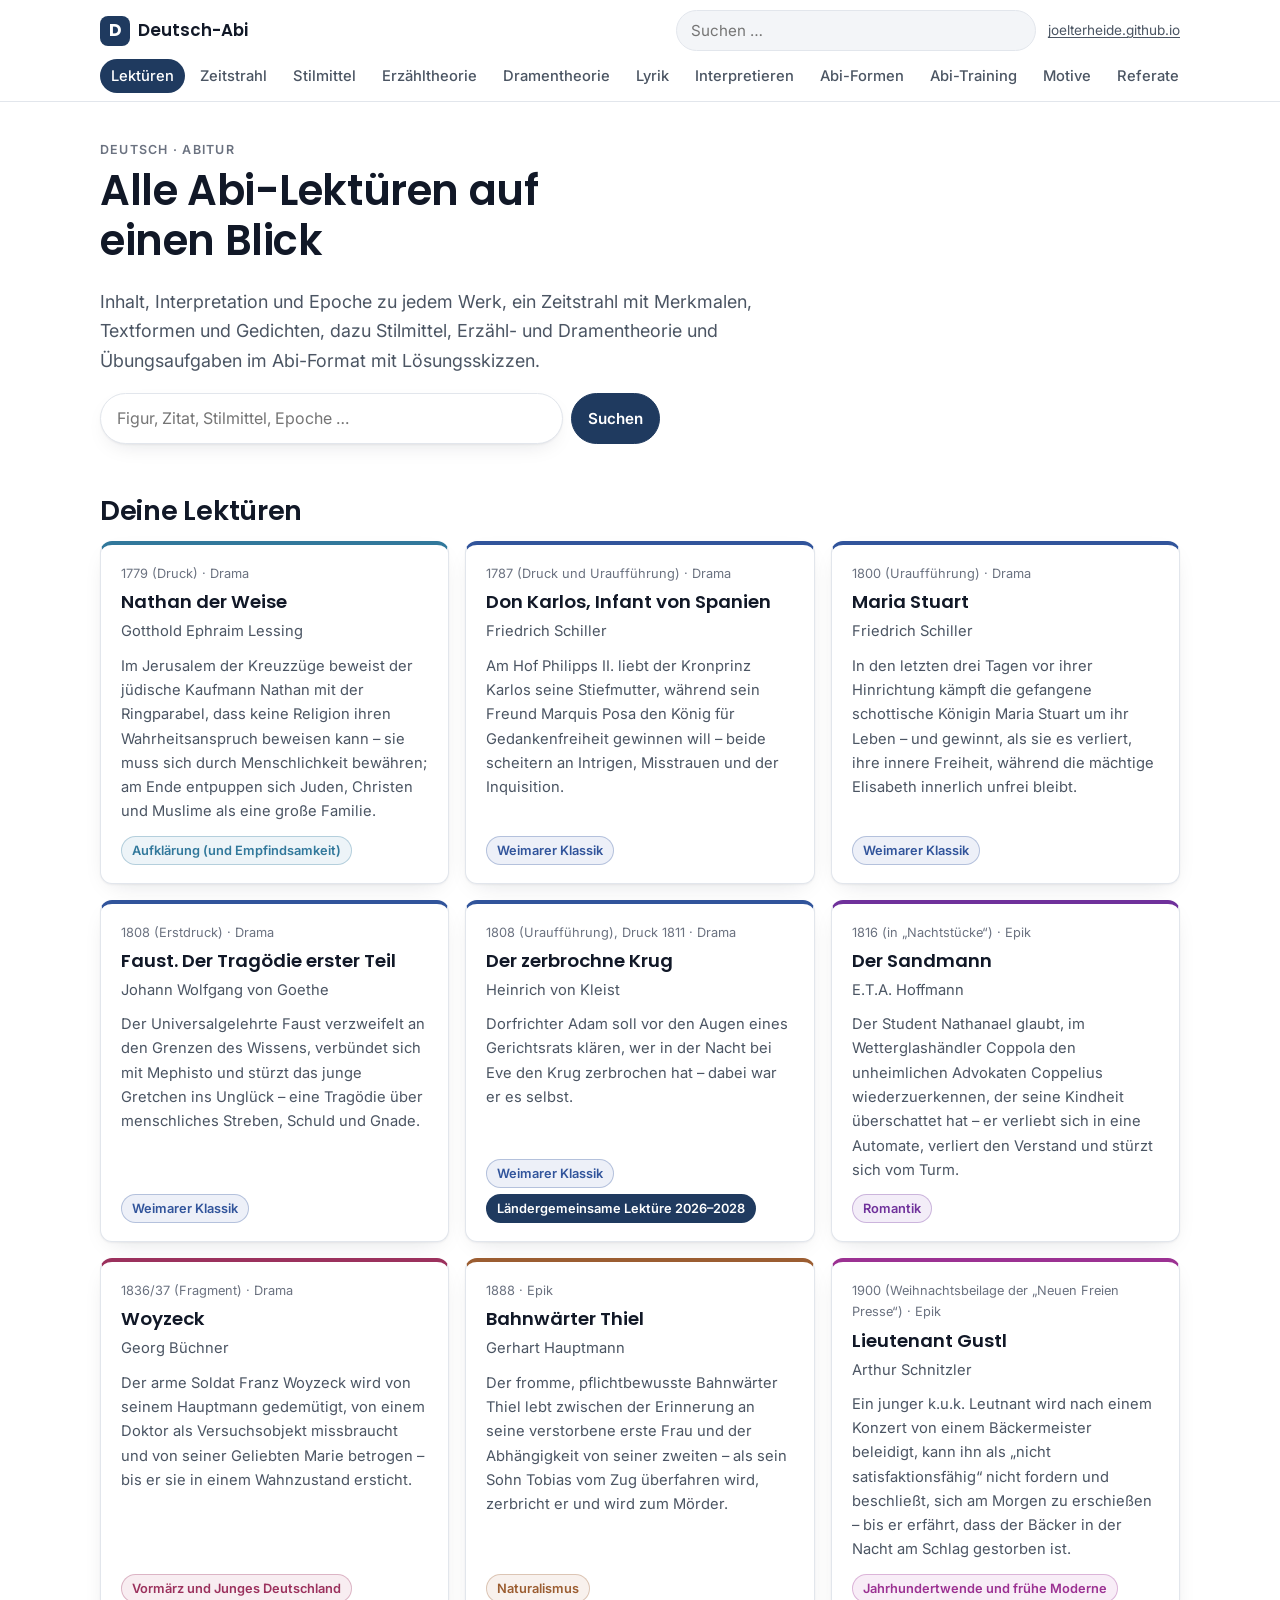
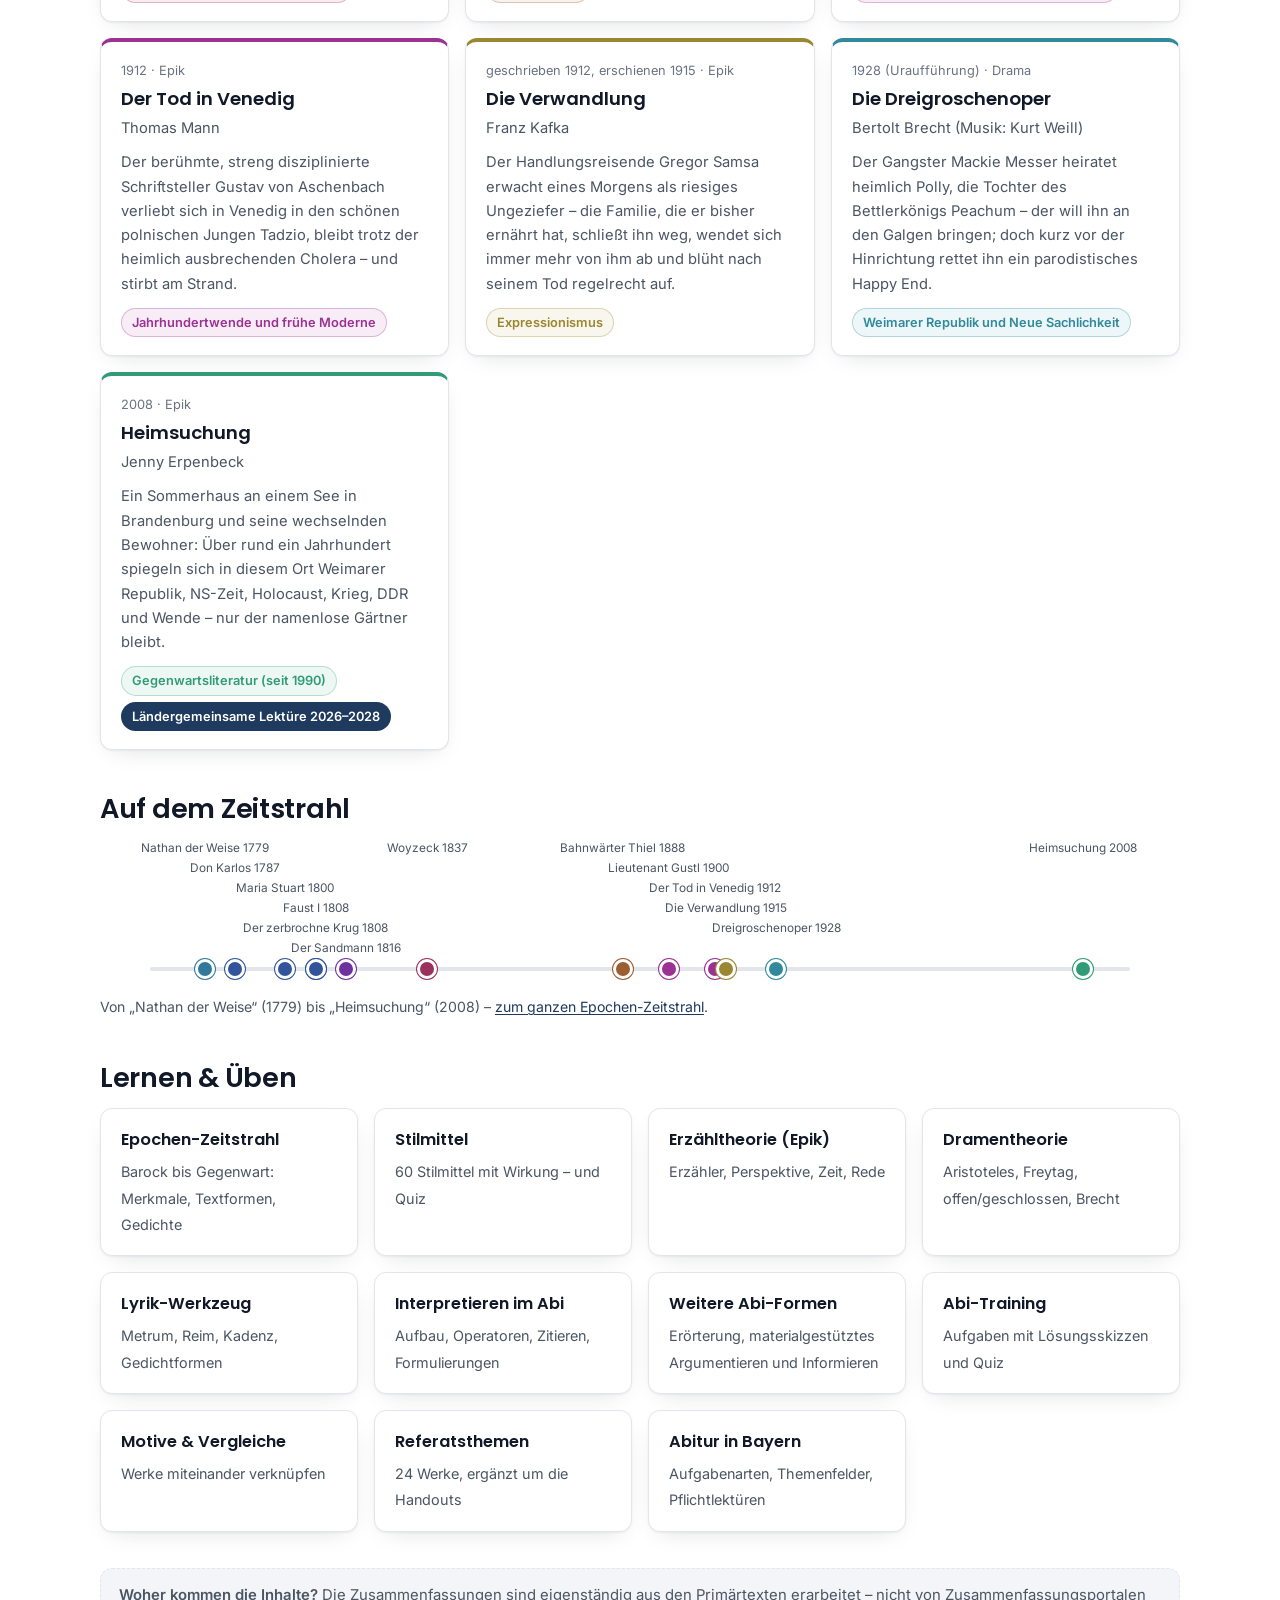
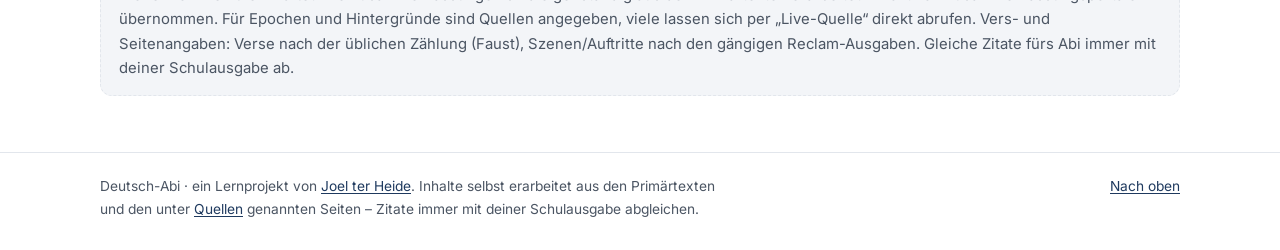
<file: index.html>
<!doctype html>
<html lang="de">
<head>
  <meta charset="utf-8">
  <meta name="viewport" content="width=device-width, initial-scale=1">
  <title>Deutsch-Abi – Literatur im Überblick</title>
  <meta name="description" content="Alle Abi-Lektüren im Überblick: Inhalt, Interpretation, Epochen-Zeitstrahl mit Merkmalen und Gedichten, Stilmittel, Erzähl- und Dramentheorie und Abitur-Übungen mit Lösungen.">
  <meta name="color-scheme" content="light dark">
  <meta name="theme-color" content="#1f3a5f">
  <link rel="icon" href="data:image/svg+xml,%3Csvg xmlns='http://www.w3.org/2000/svg' viewBox='0 0 32 32'%3E%3Crect width='32' height='32' rx='8' fill='%231f3a5f'/%3E%3Cpath d='M9 8h9a5 5 0 0 1 5 5v11H14a5 5 0 0 1-5-5z' fill='none' stroke='white' stroke-width='2.4' stroke-linejoin='round'/%3E%3Cpath d='M13 13h6M13 17h6' stroke='white' stroke-width='2.2' stroke-linecap='round'/%3E%3C/svg%3E">
  <link rel="preconnect" href="https://fonts.googleapis.com">
  <link rel="preconnect" href="https://fonts.gstatic.com" crossorigin>
  <link href="https://fonts.googleapis.com/css2?family=Poppins:wght@500;600;700&family=Inter:wght@400;500;600&display=swap" rel="stylesheet">
  <link rel="stylesheet" href="style.css">
  <script type="module" src="app.js"></script>
</head>
<body>
  <a class="skip" href="#main">Zum Inhalt</a>
  <header class="topbar">
    <div class="topbar__inner">
      <a class="brand" href="#/" aria-label="Deutsch-Abi Startseite">
        <span class="brand__mark" aria-hidden="true">D</span>
        <span class="brand__text">Deutsch-Abi</span>
      </a>
      <form class="topsearch" id="topsearch" role="search">
        <label class="visually-hidden" for="topsearch-input">Suchen</label>
        <input id="topsearch-input" type="search" name="q" placeholder="Suchen …" autocomplete="off">
      </form>
      <a class="home-link" href="../">joelterheide.github.io</a>
    </div>
    <nav class="mainnav" aria-label="Bereiche">
      <a href="#/" data-nav="start">Lektüren</a>
      <a href="#/zeitstrahl" data-nav="zeitstrahl">Zeitstrahl</a>
      <a href="#/stilmittel" data-nav="stilmittel">Stilmittel</a>
      <a href="#/erzaehltheorie" data-nav="erzaehltheorie">Erzähltheorie</a>
      <a href="#/dramentheorie" data-nav="dramentheorie">Dramentheorie</a>
      <a href="#/lyrik" data-nav="lyrik">Lyrik</a>
      <a href="#/methode" data-nav="methode">Interpretieren</a>
      <a href="#/abiformen" data-nav="abiformen">Abi-Formen</a>
      <a href="#/training" data-nav="training">Abi-Training</a>
      <a href="#/motive" data-nav="motive">Motive</a>
      <a href="#/referate" data-nav="referate">Referate</a>
      <a href="#/abitur" data-nav="abitur">Abi Bayern</a>
      <a href="#/quellen" data-nav="quellen">Quellen</a>
    </nav>
  </header>

  <main id="main" tabindex="-1">
    <noscript><p class="wrap">Diese Seite braucht JavaScript.</p></noscript>
  </main>

  <footer class="footer">
    <div class="wrap footer__inner">
      <p>Deutsch-Abi · ein Lernprojekt von <a href="../">Joel ter Heide</a>. Inhalte selbst erarbeitet aus den Primärtexten und den unter <a href="#/quellen">Quellen</a> genannten Seiten – Zitate immer mit deiner Schulausgabe abgleichen.</p>
      <a href="#top" id="to-top">Nach oben</a>
    </div>
  </footer>
</body>
</html>
</file>
<file: style.css>
/* ---------- Tokens ---------- */
:root {
  --bg: #ffffff;
  --bg-2: #f3f5f8;
  --surface: #ffffff;
  --ink: #111827;
  --ink-soft: #4b5563;
  --ink-faint: #6b7280;
  --line: #e2e6ec;
  --accent: #1f3a5f;
  --accent-ink: #ffffff;
  --accent-soft: #e8eef6;
  --good: #11704c;
  --good-soft: #e3f3ec;
  --bad: #a3361c;
  --bad-soft: #fbece7;
  --mark: #fff1a8;
  --radius: 12px;
  --shadow: 0 1px 2px rgba(17, 24, 39, .05), 0 8px 24px -12px rgba(17, 24, 39, .18);
  --serif-text: "Iowan Old Style", "Palatino Linotype", Palatino, "Book Antiqua", Georgia, serif;
  --display: "Poppins", "Inter", system-ui, sans-serif;
  --sans: "Inter", system-ui, -apple-system, "Segoe UI", Roboto, sans-serif;
  --ep-s: 52%;
  --ep-l: 40%;
  --ep-soft-l: 95%;
  color-scheme: light;
}

@media (prefers-color-scheme: dark) {
  :root {
    --bg: #0d1117;
    --bg-2: #141a23;
    --surface: #161c26;
    --ink: #e8edf3;
    --ink-soft: #a7b1bf;
    --ink-faint: #8792a2;
    --line: #273040;
    --accent: #9db8e0;
    --accent-ink: #0d1117;
    --accent-soft: #1c2738;
    --good: #5fd3a2;
    --good-soft: #12301f;
    --bad: #f39a7f;
    --bad-soft: #3a1a12;
    --mark: #5a4a00;
    --shadow: 0 1px 2px rgba(0, 0, 0, .4), 0 8px 24px -12px rgba(0, 0, 0, .6);
    --ep-s: 55%;
    --ep-l: 70%;
    --ep-soft-l: 16%;
    color-scheme: dark;
  }
}

/* ---------- Base ---------- */
*, *::before, *::after { box-sizing: border-box; }
html { -webkit-text-size-adjust: 100%; scroll-padding-top: calc(var(--topbar-h, 96px) + 16px); }
body {
  margin: 0;
  background: var(--bg);
  color: var(--ink);
  font: 400 1rem/1.65 var(--sans);
  -webkit-font-smoothing: antialiased;
}
a { color: var(--accent); text-underline-offset: 2px; }
a:hover { text-decoration-thickness: 2px; }
h1, h2, h3, h4 { font-family: var(--display); font-weight: 600; line-height: 1.2; margin: 0 0 .5em; letter-spacing: -.01em; }
h1 { font-size: clamp(1.7rem, 4.5vw, 2.6rem); }
h2 { font-size: clamp(1.3rem, 3vw, 1.7rem); margin-top: 1.6em; }
h3 { font-size: 1.15rem; margin-top: 1.3em; }
h4 { font-size: 1rem; margin-top: 1.1em; }
p { margin: 0 0 1em; }
ul, ol { padding-left: 1.3em; margin: 0 0 1em; }
li + li { margin-top: .3em; }
strong { font-weight: 600; }
button { font: inherit; color: inherit; }
img { max-width: 100%; }
table { border-collapse: collapse; width: 100%; }
mark { background: var(--mark); color: inherit; border-radius: 3px; padding: 0 2px; }
.visually-hidden { position: absolute !important; width: 1px; height: 1px; overflow: hidden; clip: rect(0 0 0 0); white-space: nowrap; }
.wrap { width: min(1080px, 100% - 32px); margin-inline: auto; }
.muted { color: var(--ink-soft); }
.small { font-size: .88rem; }
.skip { position: absolute; left: -999px; top: 8px; background: var(--accent); color: var(--accent-ink); padding: 8px 14px; border-radius: 8px; z-index: 100; }
.skip:focus { left: 8px; }
:focus-visible { outline: 3px solid color-mix(in srgb, var(--accent) 60%, transparent); outline-offset: 2px; border-radius: 4px; }

/* ---------- Top bar ---------- */
.topbar {
  position: sticky; top: 0; z-index: 50;
  background: color-mix(in srgb, var(--bg) 92%, transparent);
  backdrop-filter: saturate(1.4) blur(10px);
  -webkit-backdrop-filter: saturate(1.4) blur(10px);
  border-bottom: 1px solid var(--line);
}
.topbar__inner { width: min(1080px, 100% - 32px); margin-inline: auto; display: flex; align-items: center; gap: 12px; padding: 10px 0 6px; }
.brand { display: inline-flex; align-items: center; gap: 8px; text-decoration: none; color: var(--ink); font-family: var(--display); font-weight: 600; font-size: 1.05rem; flex-shrink: 0; }
.brand__mark { display: inline-grid; place-items: center; width: 30px; height: 30px; border-radius: 8px; background: var(--accent); color: var(--accent-ink); font-weight: 700; }
.topsearch { flex: 1; min-width: 0; }
.topsearch input {
  width: 100%; max-width: 360px; float: right;
  border: 1px solid var(--line); background: var(--bg-2); color: var(--ink);
  border-radius: 999px; padding: 7px 14px; font: inherit; font-size: .95rem;
}
.home-link { font-size: .85rem; color: var(--ink-soft); white-space: nowrap; }
@media (max-width: 640px) { .home-link { display: none; } .brand__text { display: none; } }
.mainnav {
  width: min(1080px, 100% - 32px); margin-inline: auto;
  display: flex; gap: 4px; overflow-x: auto; scrollbar-width: none; padding: 2px 0 8px;
}
.mainnav::-webkit-scrollbar { display: none; }
.mainnav a {
  flex-shrink: 0; text-decoration: none; color: var(--ink-soft); font-size: .92rem; font-weight: 500;
  padding: 5px 11px; border-radius: 999px;
}
.mainnav a:hover { background: var(--bg-2); color: var(--ink); }
.mainnav a[aria-current="page"] { background: var(--accent); color: var(--accent-ink); }

/* ---------- Layout ---------- */
main { min-height: 70vh; padding: 20px 0 56px; outline: none; }
.page-head { padding: 12px 0 8px; }
.eyebrow { font-size: .78rem; text-transform: uppercase; letter-spacing: .1em; color: var(--ink-faint); font-weight: 600; margin-bottom: .4em; }
.lead { font-size: 1.12rem; color: var(--ink-soft); max-width: 68ch; }
.prose { max-width: 72ch; }
.section { margin-top: 36px; }
.grid { display: grid; gap: 16px; }
.grid--works { grid-template-columns: repeat(auto-fill, minmax(260px, 1fr)); }
.grid--tiles { grid-template-columns: repeat(auto-fill, minmax(210px, 1fr)); }
.grid--2 { grid-template-columns: repeat(auto-fit, minmax(280px, 1fr)); }
.card {
  background: var(--surface); border: 1px solid var(--line); border-radius: var(--radius);
  padding: 18px 20px; box-shadow: var(--shadow);
}
.card > :last-child { margin-bottom: 0; }
.card h3:first-child, .card h4:first-child { margin-top: 0; }

/* Epoch colour helpers: set --h on an element */
.ep { --ep: hsl(var(--h, 215) var(--ep-s) var(--ep-l)); --ep-soft: hsl(var(--h, 215) 45% var(--ep-soft-l)); }
.chip {
  display: inline-flex; align-items: center; gap: 6px; font-size: .8rem; font-weight: 600;
  padding: 3px 10px; border-radius: 999px; text-decoration: none; max-width: 100%;
  background: var(--bg-2); color: var(--ink-soft); border: 1px solid var(--line);
}
.chip.ep { background: var(--ep-soft); color: var(--ep); border-color: color-mix(in srgb, var(--ep) 30%, transparent); }
.chip--accent { background: var(--accent); color: var(--accent-ink); border-color: transparent; }
.chips { display: flex; flex-wrap: wrap; gap: 6px; margin: 0 0 12px; padding: 0; list-style: none; }
.chips li { margin: 0; }

/* ---------- Hero ---------- */
.hero { padding: 18px 0 8px; }
.hero h1 { max-width: 20ch; }
.search-big { display: flex; gap: 8px; margin-top: 18px; max-width: 560px; }
.search-big input {
  flex: 1; min-width: 0; font: inherit; padding: 11px 16px; border-radius: 999px;
  border: 1px solid var(--line); background: var(--surface); color: var(--ink); box-shadow: var(--shadow);
}
.btn {
  display: inline-flex; align-items: center; justify-content: center; gap: 6px;
  font: inherit; font-weight: 600; font-size: .95rem; padding: 9px 16px; border-radius: 999px;
  border: 1px solid var(--line); background: var(--surface); color: var(--ink);
  text-decoration: none; cursor: pointer;
}
.btn:hover { border-color: var(--accent); }
.btn--primary { background: var(--accent); color: var(--accent-ink); border-color: var(--accent); }
.btn--small { padding: 5px 12px; font-size: .85rem; }
.btn[disabled] { opacity: .5; cursor: default; }
.btnrow { display: flex; flex-wrap: wrap; gap: 8px; margin: 12px 0; }

/* ---------- Work cards ---------- */
.work-card {
  position: relative; display: flex; flex-direction: column; gap: 6px;
  text-decoration: none; color: var(--ink); overflow: hidden;
  border-top: 4px solid var(--ep);
  transition: transform .15s ease, box-shadow .15s ease;
}
.work-card:hover { transform: translateY(-2px); }
.work-card__meta { font-size: .8rem; color: var(--ink-faint); display: flex; justify-content: space-between; gap: 8px; }
.work-card__title { font-family: var(--display); font-weight: 600; font-size: 1.15rem; line-height: 1.25; }
.work-card__author { color: var(--ink-soft); font-size: .92rem; }
.work-card__text { color: var(--ink-soft); font-size: .92rem; margin: 4px 0 6px; }
.work-card .chips { margin: auto 0 0; }
.done-badge { font-size: .75rem; font-weight: 600; color: var(--good); background: var(--good-soft); padding: 2px 8px; border-radius: 999px; }

.tile { display: block; text-decoration: none; color: var(--ink); }
.tile strong { display: block; font-family: var(--display); font-size: 1.02rem; margin-bottom: 4px; }
.tile span { color: var(--ink-soft); font-size: .9rem; }
.tile:hover { border-color: var(--accent); }

/* ---------- Mini timeline (home) ---------- */
.ministrip-wrap { overflow-x: auto; margin: 12px 0 4px; padding-bottom: 4px; }
.ministrip { position: relative; min-width: 680px; margin: 0 70px; }
.ministrip a { text-decoration: none; }
.ministrip__axis { position: absolute; left: -20px; right: -20px; height: 4px; border-radius: 4px; background: var(--line); }
.ministrip__dot {
  position: absolute; width: 20px; height: 20px; margin-left: -10px; border-radius: 50%;
  background: var(--ep); border: 3px solid var(--bg); box-shadow: 0 0 0 1px var(--ep);
}
.ministrip__label { position: absolute; font-size: .74rem; white-space: nowrap; transform: translateX(-50%); color: var(--ink-soft); }
.ministrip a:hover .ministrip__label { color: var(--ep); }

/* ---------- Work page ---------- */
.work-head { border-left: 6px solid var(--ep); padding: 4px 0 4px 16px; margin: 6px 0 14px; }
.work-head h1 { margin-bottom: .2em; }
.work-head .meta { color: var(--ink-soft); }
.tabs {
  position: sticky; top: var(--topbar-h, 96px); z-index: 40; display: flex; gap: 4px; overflow-x: auto; scrollbar-width: none;
  background: var(--bg); padding: 8px 0; margin: 0 0 18px; border-bottom: 1px solid var(--line);
}
.tabs::-webkit-scrollbar { display: none; }
.tabs a {
  flex-shrink: 0; text-decoration: none; color: var(--ink-soft); font-weight: 500; font-size: .92rem;
  padding: 6px 12px; border-radius: 8px;
}
.tabs a:hover { background: var(--bg-2); }
.tabs a[aria-current="page"] { background: var(--ep-soft); color: var(--ep); }
.kv { width: 100%; font-size: .95rem; }
.kv th, .kv td { text-align: left; vertical-align: top; padding: 8px 10px; border-bottom: 1px solid var(--line); }
.kv th { width: 30%; color: var(--ink-soft); font-weight: 600; }
@media (max-width: 560px) { .kv th, .kv td { display: block; width: auto; padding: 4px 0; } .kv th { padding-top: 10px; border-bottom: 0; } }
.keypoints { counter-reset: kp; list-style: none; padding: 0; }
.keypoints li { counter-increment: kp; position: relative; padding-left: 40px; margin: 0 0 12px; }
.keypoints li::before {
  content: counter(kp); position: absolute; left: 0; top: 0; width: 28px; height: 28px; border-radius: 50%;
  display: grid; place-items: center; font-weight: 700; font-size: .85rem; background: var(--ep-soft); color: var(--ep);
}
details.block { background: var(--surface); border: 1px solid var(--line); border-radius: var(--radius); margin: 0 0 10px; box-shadow: var(--shadow); }
details.block > summary {
  cursor: pointer; list-style: none; padding: 14px 18px; font-weight: 600; font-family: var(--display);
  display: flex; justify-content: space-between; gap: 12px; align-items: center;
}
details.block > summary::-webkit-details-marker { display: none; }
details.block > summary::after { content: "+"; font-size: 1.3rem; line-height: 1; color: var(--ink-faint); }
details.block[open] > summary::after { content: "–"; }
details.block > .block__body { padding: 0 18px 16px; }
details.block > .block__body > :last-child { margin-bottom: 0; }
.figure-card h3 { margin: 0 0 2px; }
.figure-card .role { color: var(--ink-faint); font-size: .85rem; margin-bottom: 8px; }
.relations { list-style: none; padding: 0; }
.relations li { padding: 8px 12px; border-radius: 8px; background: var(--bg-2); margin: 0 0 6px; }
.twocol { display: grid; grid-template-columns: 1fr 1fr; gap: 16px; }
@media (max-width: 760px) { .twocol { grid-template-columns: 1fr; } }
.yes h3::before { content: "✓ "; color: var(--good); }
.no h3::before { content: "≠ "; color: var(--bad); }
.table-wrap { overflow-x: auto; border: 1px solid var(--line); border-radius: var(--radius); background: var(--surface); }
.table { font-size: .93rem; min-width: 560px; }
.table th, .table td { text-align: left; vertical-align: top; padding: 10px 12px; border-bottom: 1px solid var(--line); }
.table thead th { background: var(--bg-2); font-weight: 600; font-size: .85rem; }
.table tr:last-child td { border-bottom: 0; }
.quote {
  margin: 0 0 12px; padding: 14px 18px; border-left: 4px solid var(--ep, var(--accent));
  background: var(--surface); border-radius: 0 var(--radius) var(--radius) 0; box-shadow: var(--shadow);
}
.quote blockquote { margin: 0 0 6px; font-family: var(--serif-text); font-size: 1.1rem; line-height: 1.5; }
.quote .src { font-size: .85rem; color: var(--ink-faint); }
.quote .why { margin: 6px 0 0; color: var(--ink-soft); font-size: .93rem; }
.textbox { border: 1px solid var(--line); border-radius: var(--radius); padding: 14px 18px; margin: 0 0 12px; background: var(--bg-2); }
.textbox__title { font-weight: 600; font-size: .9rem; margin-bottom: 8px; color: var(--ink-soft); }
.verse { font-family: var(--serif-text); font-size: 1.04rem; line-height: 1.6; margin: 0; }
.task { border-top: 4px solid var(--ep, var(--accent)); scroll-margin-top: 56px; /* below the sticky tabs */ }
.task__format { font-size: .82rem; color: var(--ink-faint); text-transform: uppercase; letter-spacing: .06em; font-weight: 600; }
.solution h4 { margin: 14px 0 6px; }
.solution ul { margin-bottom: 6px; }
.pager { display: flex; justify-content: space-between; gap: 12px; margin-top: 32px; flex-wrap: wrap; }
.pager a { max-width: 48%; }
.learned { display: inline-flex; align-items: center; gap: 8px; font-size: .9rem; cursor: pointer; user-select: none; }
.learned input { width: 18px; height: 18px; accent-color: var(--good); }
.notice { border: 1px dashed var(--line); border-radius: var(--radius); padding: 14px 18px; color: var(--ink-soft); font-size: .93rem; background: var(--bg-2); }
.notice > :last-child { margin-bottom: 0; }

/* ---------- Live source ---------- */
.live { border: 1px solid var(--line); border-radius: var(--radius); padding: 14px 18px; background: var(--surface); }
.live__out { margin-top: 10px; }
.live__out p { margin-bottom: .7em; }
.live__credit { font-size: .82rem; color: var(--ink-faint); }

/* ---------- Timeline ---------- */
.gantt-wrap { overflow-x: auto; border: 1px solid var(--line); border-radius: var(--radius); background: var(--surface); box-shadow: var(--shadow); }
.gantt { position: relative; min-width: 980px; padding: 12px 16px 16px; }
.gantt__axis { position: relative; height: 22px; border-bottom: 1px solid var(--line); margin-bottom: 8px; }
.gantt__tick { position: absolute; top: 0; font-size: .72rem; color: var(--ink-faint); transform: translateX(-50%); }
.gantt__grid { position: absolute; top: 34px; bottom: 12px; width: 1px; background: var(--line); opacity: .7; }
.gantt__rows { position: relative; }
.gantt__bar {
  position: absolute; height: 28px; border-radius: 6px; background: var(--ep-soft); color: var(--ep);
  border: 1px solid color-mix(in srgb, var(--ep) 45%, transparent); font-size: .75rem; font-weight: 600;
  display: flex; align-items: center; padding: 0 8px; white-space: nowrap; overflow: hidden; text-decoration: none;
}
.gantt__bar:hover { background: var(--ep); color: var(--bg); }
.gantt__works { position: relative; border-top: 1px dashed var(--line); margin-top: 10px; }
.gantt__work { position: absolute; display: flex; align-items: center; gap: 5px; font-size: .74rem; white-space: nowrap; text-decoration: none; color: var(--ink); transform: translateX(-6px); }
.gantt__work::before { content: ""; width: 12px; height: 12px; border-radius: 50%; background: var(--ep); flex-shrink: 0; }
.gantt__work--ref { color: var(--ink-soft); }
.gantt__work--flip { transform: translateX(calc(-100% + 6px)); }
.gantt__work--flip::before { order: 1; }
.gantt__work--ref::before { background: var(--surface); border: 2px solid var(--ep); width: 9px; height: 9px; }
.legend { display: flex; flex-wrap: wrap; gap: 14px; font-size: .85rem; color: var(--ink-soft); margin: 10px 0; }
.legend span::before { content: ""; display: inline-block; width: 10px; height: 10px; border-radius: 50%; margin-right: 6px; background: var(--accent); vertical-align: -1px; }
.legend .ref::before { background: transparent; border: 2px solid var(--accent); width: 8px; height: 8px; }

.vtl { list-style: none; padding: 0; margin: 20px 0 0; position: relative; }
.vtl::before { content: ""; position: absolute; left: 11px; top: 6px; bottom: 6px; width: 2px; background: var(--line); }
.vtl > li { position: relative; padding-left: 38px; margin: 0 0 18px; }
.vtl > li::before {
  content: ""; position: absolute; left: 3px; top: 20px; width: 18px; height: 18px; border-radius: 50%;
  background: var(--ep); border: 3px solid var(--bg); box-shadow: 0 0 0 1px var(--ep);
}
.vtl .card { border-left: 4px solid var(--ep); }
.vtl h3 { margin: 0 0 2px; }
.vtl h3 a { color: var(--ink); text-decoration: none; }
.vtl h3 a:hover { color: var(--ep); }
.vtl .period { font-size: .85rem; color: var(--ep); font-weight: 600; }
.vtl .forms { font-size: .9rem; color: var(--ink-soft); }
.minilist { margin: 6px 0 0; padding-left: 1.1em; font-size: .93rem; }

/* ---------- Epoch page ---------- */
.epoch-head { background: var(--ep-soft); border-radius: var(--radius); padding: 18px 20px; margin: 6px 0 18px; border-left: 6px solid var(--ep); }
.epoch-head h1 { margin-bottom: .2em; }
.epoch-head .period { color: var(--ep); font-weight: 700; }
.forms-grid { display: grid; grid-template-columns: repeat(3, 1fr); gap: 12px; }
@media (max-width: 760px) { .forms-grid { grid-template-columns: 1fr; } }
.forms-grid .card h4 { margin: 0 0 6px; }
.forms-grid .dominant { outline: 2px solid var(--ep); }
.forms-grid .dominant h4::after { content: " · prägend"; color: var(--ep); font-size: .8rem; }
.poem { border-left: 4px solid var(--ep); }
.poem h4 { margin: 0 0 2px; }
.poem .src { font-size: .85rem; color: var(--ink-faint); margin-bottom: 8px; }
.poem .verse { margin-bottom: 10px; }

/* ---------- Stilmittel ---------- */
.filterbar { display: flex; flex-direction: column; gap: 10px; margin: 8px 0 16px; }
.filterbar input { font: inherit; padding: 9px 14px; border-radius: 10px; border: 1px solid var(--line); background: var(--surface); color: var(--ink); max-width: 420px; }
.filterchips { display: flex; flex-wrap: wrap; gap: 6px; }
.filterchips button { cursor: pointer; border: 1px solid var(--line); background: var(--surface); border-radius: 999px; padding: 4px 12px; font-size: .86rem; }
.filterchips button[aria-pressed="true"] { background: var(--accent); color: var(--accent-ink); border-color: var(--accent); }
.device { scroll-margin-top: 0; }
.device h3 { margin: 0 0 4px; }
.device .cat { font-size: .78rem; color: var(--ink-faint); text-transform: uppercase; letter-spacing: .06em; font-weight: 600; }
.device dl { margin: 8px 0 0; display: grid; grid-template-columns: max-content 1fr; gap: 4px 12px; font-size: .94rem; }
.device dt { font-weight: 600; color: var(--ink-soft); }
.device dd { margin: 0; }
.device.flash { animation: flash 1.6s ease; }
@keyframes flash { 0%, 40% { box-shadow: 0 0 0 3px var(--accent); } 100% { box-shadow: var(--shadow); } }
@media (max-width: 520px) { .device dl { grid-template-columns: 1fr; } .device dt { margin-top: 4px; } }

/* ---------- Quiz ---------- */
.quiz { max-width: 640px; }
.quiz__q { font-family: var(--serif-text); font-size: 1.2rem; line-height: 1.5; margin: 6px 0 14px; }
.quiz__opts { display: grid; gap: 8px; }
.quiz__opts button {
  text-align: left; cursor: pointer; padding: 11px 14px; border-radius: 10px; border: 1px solid var(--line);
  background: var(--surface); font-weight: 500;
}
.quiz__opts button:hover:not([disabled]) { border-color: var(--accent); }
.quiz__opts button.right { background: var(--good-soft); border-color: var(--good); color: var(--good); }
.quiz__opts button.wrong { background: var(--bad-soft); border-color: var(--bad); color: var(--bad); }
.quiz__feedback { margin-top: 12px; }
.quiz__progress { height: 6px; background: var(--line); border-radius: 6px; overflow: hidden; margin: 8px 0 14px; }
.quiz__progress span { display: block; height: 100%; background: var(--accent); }

/* ---------- Search ---------- */
.results { list-style: none; padding: 0; }
.results li { margin: 0 0 10px; }
.results a { display: block; text-decoration: none; color: var(--ink); }
.results .type { font-size: .75rem; color: var(--ink-faint); text-transform: uppercase; letter-spacing: .06em; font-weight: 600; }
.results .title { font-weight: 600; }
.results .snip { color: var(--ink-soft); font-size: .92rem; }

/* ---------- Theory pages ---------- */
.toc { font-size: .93rem; }
.toc ol { margin: 0; }
.theory-section { scroll-margin-top: 0; }
.def { background: var(--accent-soft); border-radius: 10px; padding: 12px 16px; margin: 0 0 12px; }
.def > :last-child { margin-bottom: 0; }
.apply { border-left: 3px solid var(--accent); padding: 4px 0 4px 14px; margin: 10px 0 14px; color: var(--ink-soft); }
.apply > :last-child { margin-bottom: 0; }

/* ---------- Referate ---------- */
.ref-group { border-left: 6px solid var(--grp); padding-left: 14px; margin-bottom: 26px; }
.ref-group h2 { margin-top: .6em; }
.ref-sum { display: flex; flex-direction: column; gap: 2px; }
.ref-sum small { color: var(--ink-faint); font-weight: 500; font-family: var(--sans); }

/* ---------- Footer ---------- */
.footer { border-top: 1px solid var(--line); padding: 22px 0 30px; font-size: .86rem; color: var(--ink-soft); }
.footer__inner { display: flex; justify-content: space-between; gap: 16px; align-items: flex-start; }
.footer p { margin: 0; max-width: 70ch; }
@media (max-width: 600px) { .footer__inner { flex-direction: column; } }

/* ---------- Print ---------- */
@media print {
  .topbar, .tabs, .footer, .pager, .btnrow, .live, .learned, .search-big { display: none !important; }
  body { background: #fff; color: #000; }
  .card, details.block, .quote { box-shadow: none; break-inside: avoid; }
  details.block > .block__body { display: block !important; }
  a { color: inherit; text-decoration: none; }
}
@media (prefers-reduced-motion: reduce) {
  .work-card, .device.flash { transition: none; animation: none; }
}

/* Handout-Ergänzungen in den Referaten und Übungen auf „Weitere Abi-Formen“ */
.handout { border-top: 1px solid var(--line); margin: 14px 0; padding-top: 12px; }
.handout h4 { margin: 0 0 8px; }
.handout h5 { margin: 14px 0 4px; font-size: .95rem; }
.handout ul { margin-top: 4px; }
.handout .quote { margin: 8px 0; }
.prose .uebung { margin: 20px 0 8px; }
.checklist { list-style: none; padding-left: 0; }
.checklist li { padding-left: 1.6em; position: relative; margin-bottom: 6px; }
.checklist li::before { content: "☐"; position: absolute; left: 0; color: var(--accent); }
</file>
